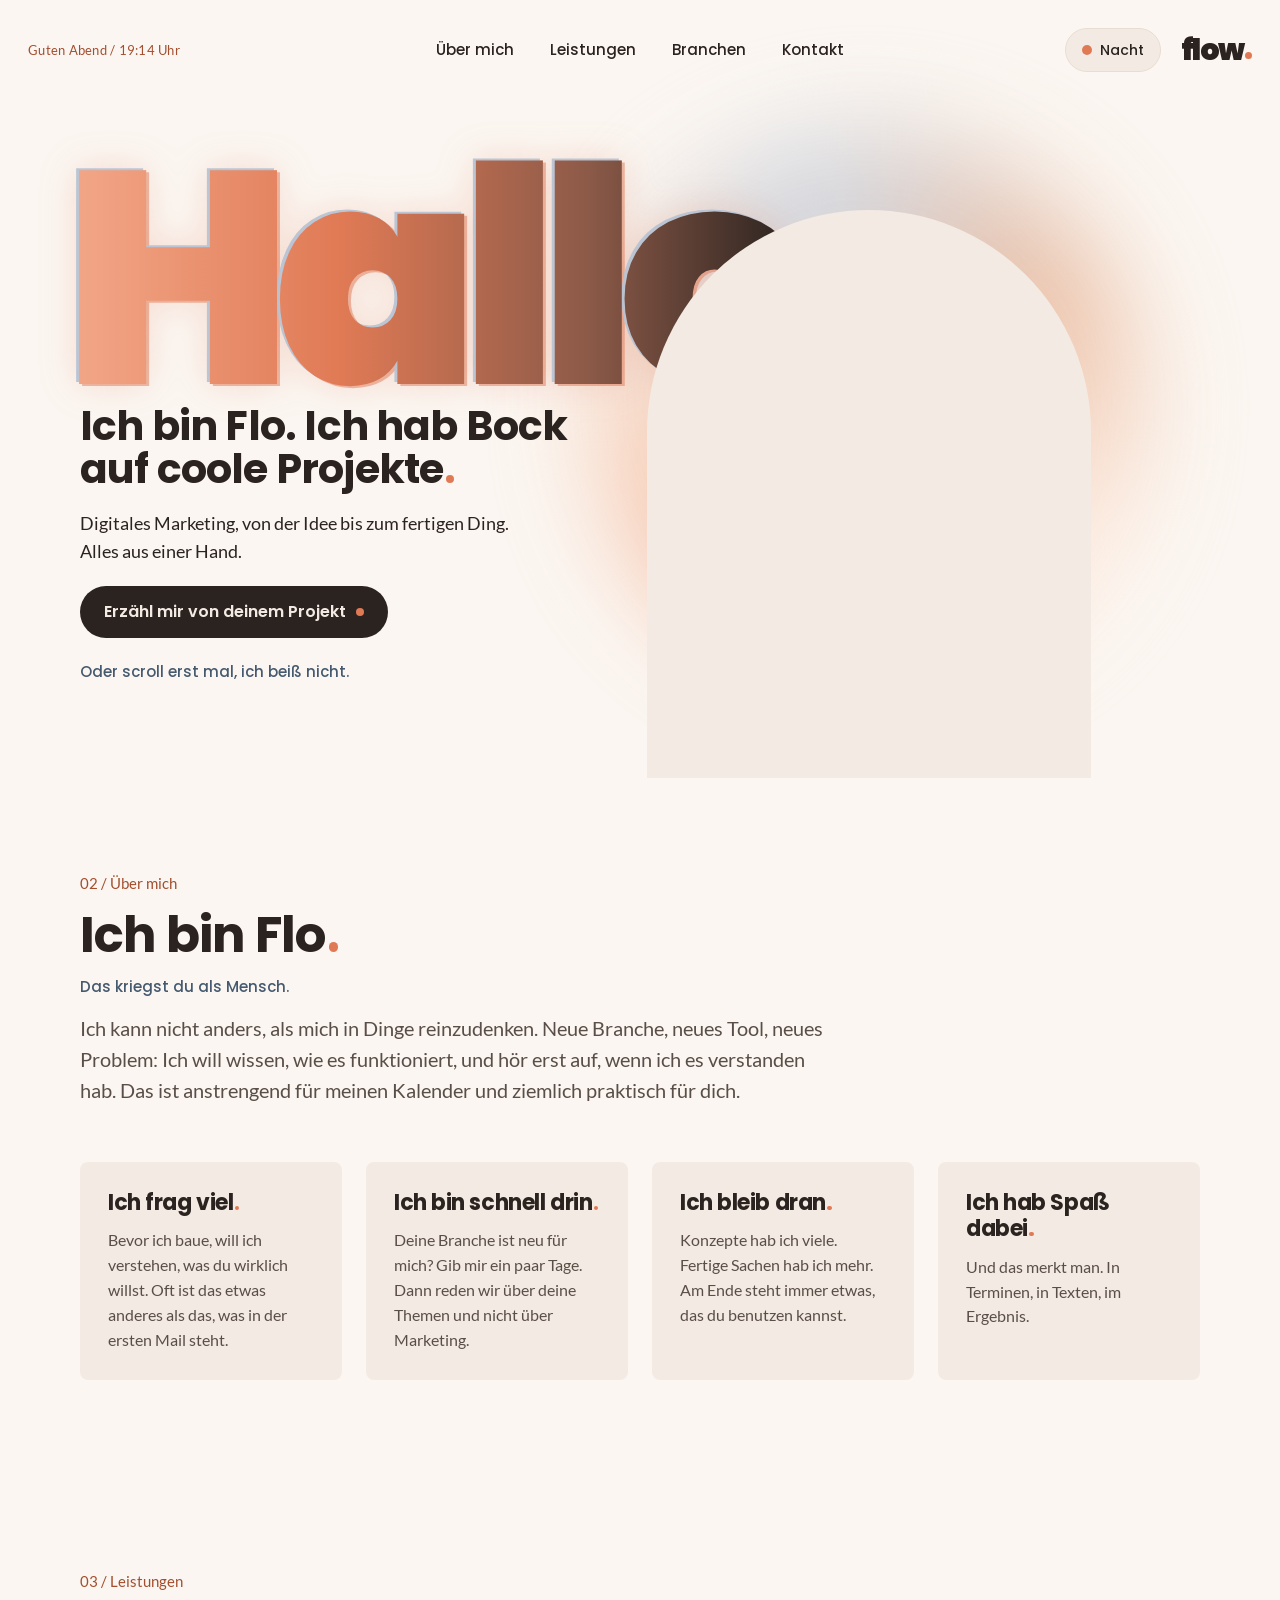
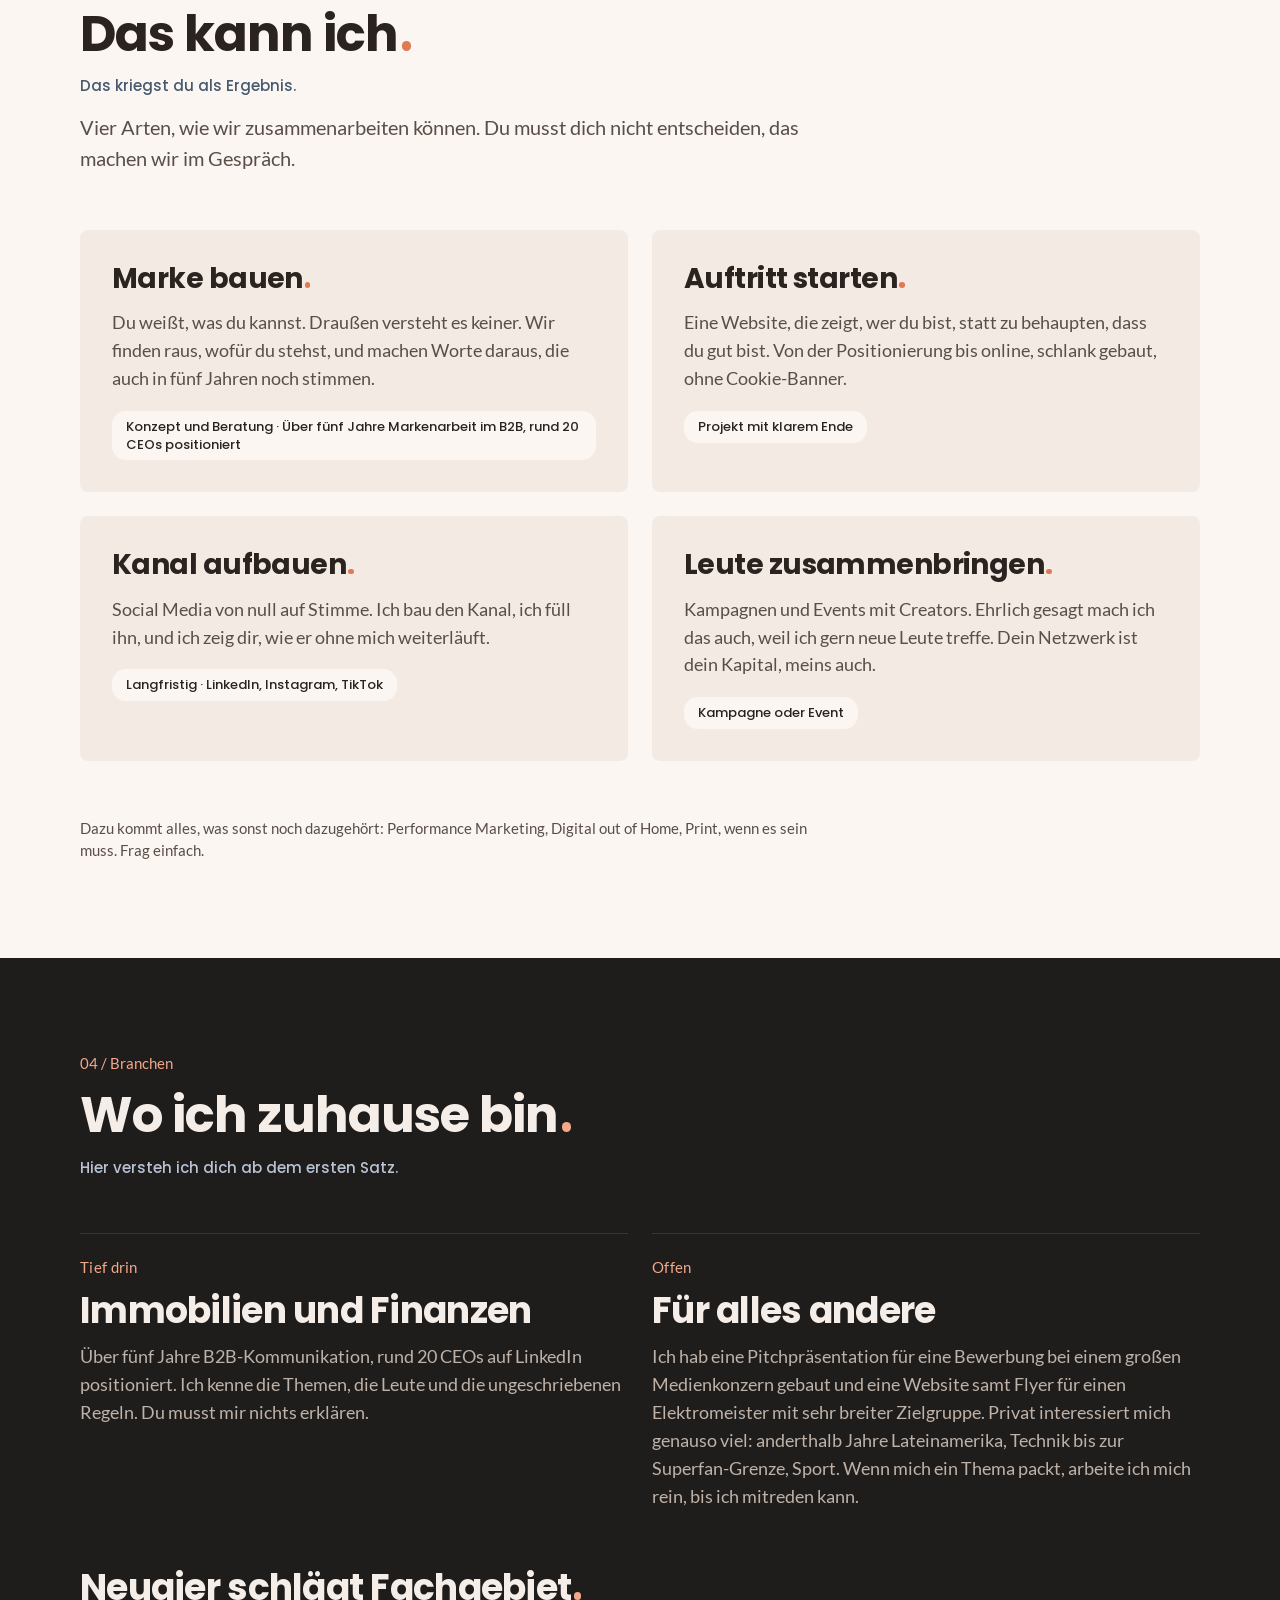
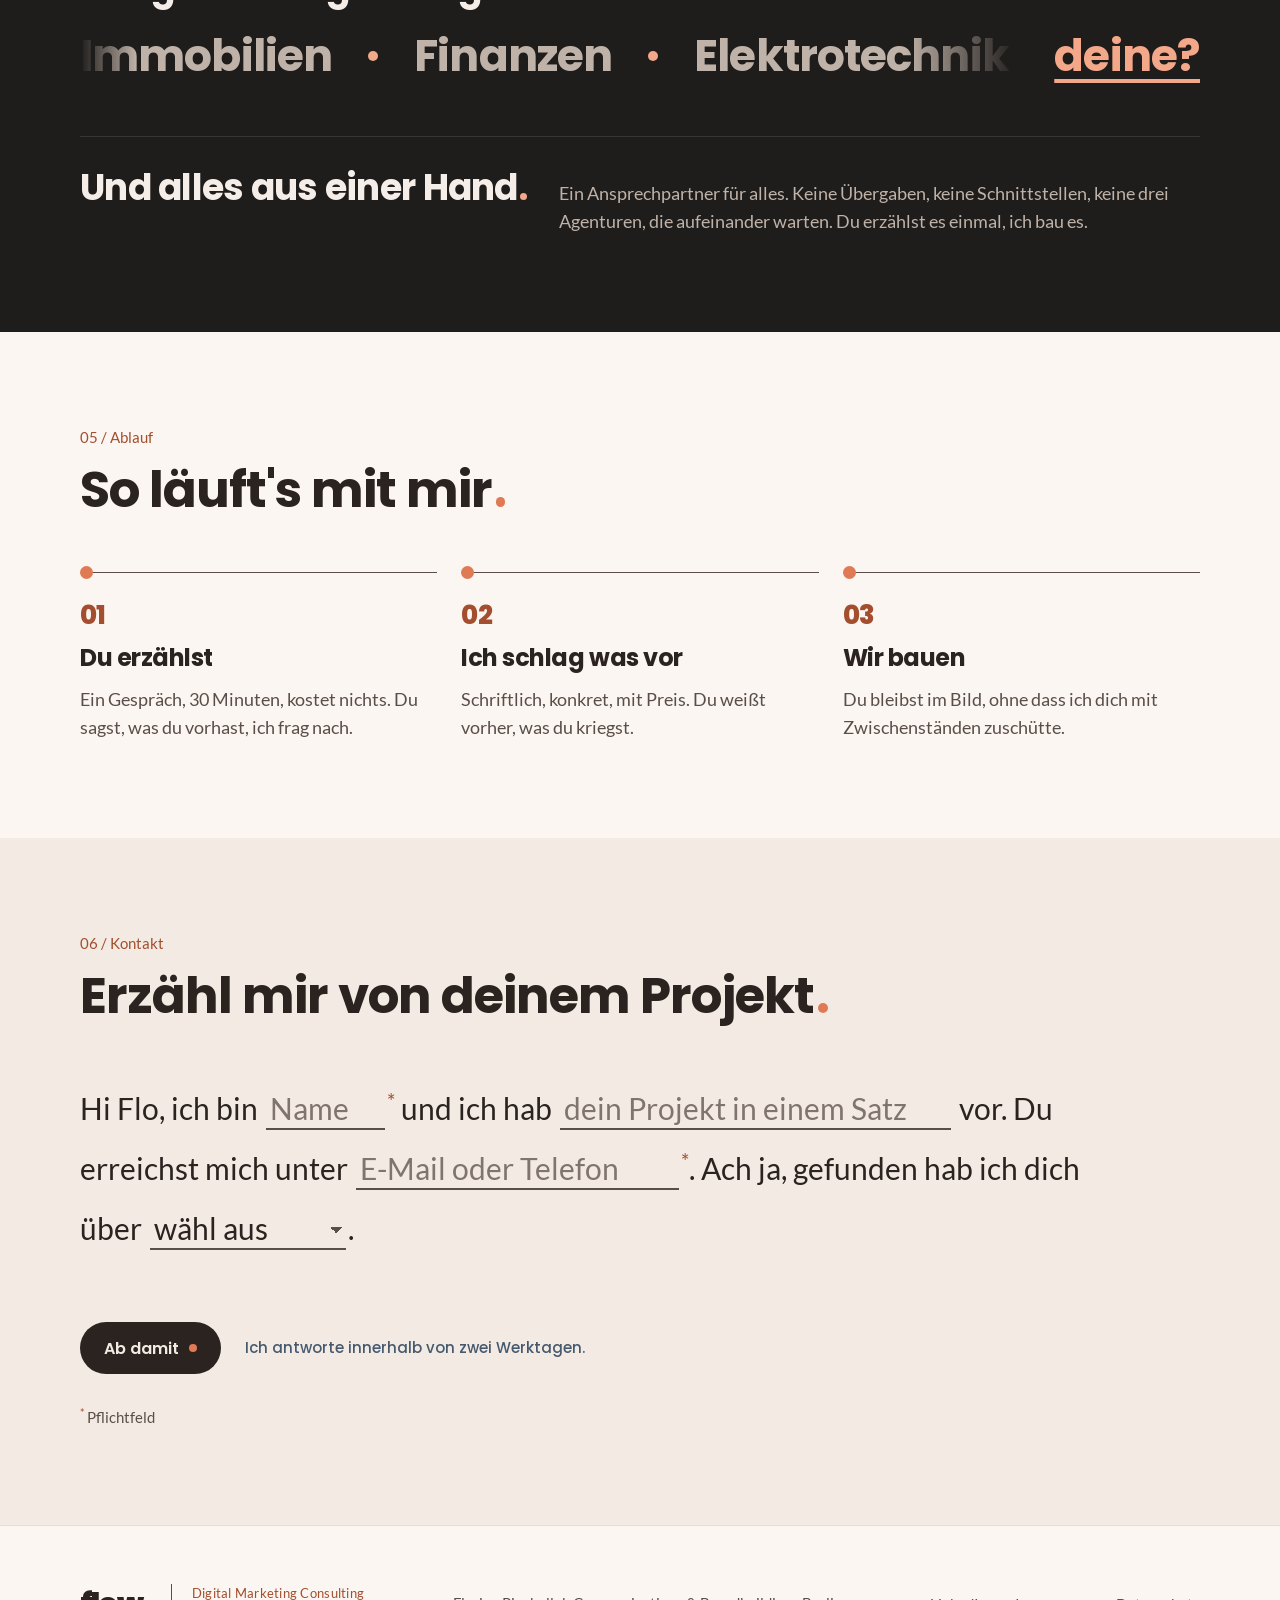
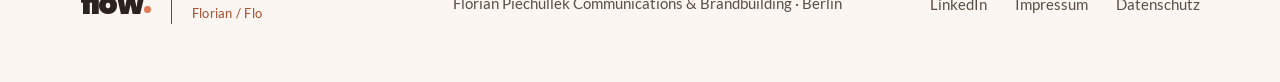
<file: index.html>
<!doctype html>
<html lang="de">
<head>
<meta charset="utf-8">
<meta name="viewport" content="width=device-width, initial-scale=1">
<title>Flo. Digitales Marketing aus einer Hand.</title>
<meta name="description" content="Ich bin Flo. Ich mach digitales Marketing von der Idee bis zum fertigen Ding: Marke, Website, Social Media, Kampagnen. Tief in Immobilien und Finanzen, offen für deine Branche.">
<!-- Testversion: nicht indexieren. Erst mit Flos Freigabe entfernen (siehe README). -->
<meta name="robots" content="noindex, nofollow">
<meta property="og:type" content="website">
<meta property="og:locale" content="de_DE">
<meta property="og:title" content="Flo. Digitales Marketing aus einer Hand.">
<meta property="og:description" content="Ich bin Flo. Ich mach digitales Marketing von der Idee bis zum fertigen Ding: Marke, Website, Social Media, Kampagnen. Tief in Immobilien und Finanzen, offen für deine Branche.">
<meta name="color-scheme" content="light dark">
<link rel="icon" href="assets/img/favicon.svg" type="image/svg+xml">
<link rel="preload" href="assets/fonts/poppins-900.woff2" as="font" type="font/woff2" crossorigin>
<link rel="preload" href="assets/fonts/lato-400.woff2" as="font" type="font/woff2" crossorigin>
<!-- Modus wählen, bevor gezeichnet wird: 1. eigene Wahl, 2. Systemeinstellung dunkel, 3. Ortszeit 20 bis 6 Uhr -->
<script>
(function () {
  var d = document.documentElement, m = null;
  d.className += ' js';
  try { m = localStorage.getItem('flow-modus'); } catch (e) {}
  if (m !== 'tag' && m !== 'nacht') {
    var dunkel = false;
    try { dunkel = window.matchMedia('(prefers-color-scheme: dark)').matches; } catch (e) {}
    var h = new Date().getHours();
    m = (dunkel || h >= 20 || h < 6) ? 'nacht' : 'tag';
  }
  d.setAttribute('data-modus', m);
})();
</script>
<link rel="stylesheet" href="assets/css/style.css">
</head>
<body>
<a class="sprung" href="#inhalt">Zum Inhalt springen</a>

<!-- ============ KOPF ============ -->
<header id="top" class="kopf">
  <div class="leiste">
    <p class="protokoll-zeile" id="protokoll">Hallo</p>

    <nav class="nav" id="menue" aria-label="Hauptnavigation">
      <a href="#ueber">Über mich</a>
      <a href="#leistungen">Leistungen</a>
      <a href="#branchen">Branchen</a>
      <a href="#kontakt">Kontakt</a>
    </nav>

    <div class="leiste-rechts">
      <button type="button" class="schalter" id="schalter" aria-label="Zum Nachtmodus wechseln"><span class="schalter-punkt" aria-hidden="true"></span><span class="schalter-text">Nacht</span></button>
      <button type="button" class="menue-knopf" id="menue-knopf" aria-expanded="false" aria-controls="menue">Menü</button>
      <a class="logo logo-oben" href="#top" aria-label="flow, zum Seitenanfang">flow<span class="logo-sonne" aria-hidden="true"></span></a>
    </div>
  </div>
  <a class="logo logo-mobil" href="#top" aria-label="flow, zum Seitenanfang">flow<span class="logo-sonne" aria-hidden="true"></span></a>

  <div class="hero">
    <div class="hero-bild" aria-hidden="true">
      <div class="licht"></div>
      <div class="wort">Hallo</div>
      <!-- Foto folgt: später <img src="assets/img/flo.webp" width="…" height="…" alt="Flo, lachend"> in diese Fläche -->
      <div class="foto"></div>
    </div>
    <div class="hero-text" id="inhalt">
      <h1 class="ueberschrift">Ich bin Flo. Ich hab Bock auf coole Projekte<span class="sonne" aria-hidden="true"></span></h1>
      <p class="text">Digitales Marketing, von der Idee bis zum fertigen Ding. Alles aus einer Hand.</p>
      <div class="hero-aktion">
        <a class="knopf" href="#kontakt">Erzähl mir von deinem Projekt</a>
        <p class="hinweis">Oder scroll erst mal, ich beiß nicht.</p>
      </div>
    </div>
  </div>
</header>

<main>

<!-- ============ 02 ÜBER MICH ============ -->
<section id="ueber" class="abschnitt">
  <div class="innen">
    <div class="kopfzeile">
      <p class="nummer">02 / Über mich</p>
      <h2 class="ueberschrift">Ich bin Flo<span class="sonne" aria-hidden="true"></span></h2>
      <p class="hinweis">Das kriegst du als Mensch.</p>
      <p class="einleitung">Ich kann nicht anders, als mich in Dinge reinzudenken. Neue Branche, neues Tool, neues Problem: Ich will wissen, wie es funktioniert, und hör erst auf, wenn ich es verstanden hab. Das ist anstrengend für meinen Kalender und ziemlich praktisch für dich.</p>
    </div>
    <div class="raster raster-4">
      <article class="karte">
        <h3 class="karte-titel">Ich frag viel<span class="sonne" aria-hidden="true"></span></h3>
        <p class="karte-text">Bevor ich baue, will ich verstehen, was du wirklich willst. Oft ist das etwas anderes als das, was in der ersten Mail steht.</p>
      </article>
      <article class="karte">
        <h3 class="karte-titel">Ich bin schnell drin<span class="sonne" aria-hidden="true"></span></h3>
        <p class="karte-text">Deine Branche ist neu für mich? Gib mir ein paar Tage. Dann reden wir über deine Themen und nicht über Marketing.</p>
      </article>
      <article class="karte">
        <h3 class="karte-titel">Ich bleib dran<span class="sonne" aria-hidden="true"></span></h3>
        <p class="karte-text">Konzepte hab ich viele. Fertige Sachen hab ich mehr. Am Ende steht immer etwas, das du benutzen kannst.</p>
      </article>
      <article class="karte">
        <h3 class="karte-titel">Ich hab Spaß dabei<span class="sonne" aria-hidden="true"></span></h3>
        <p class="karte-text">Und das merkt man. In Terminen, in Texten, im Ergebnis.</p>
      </article>
    </div>
  </div>
</section>

<!-- ============ 03 LEISTUNGEN ============ -->
<section id="leistungen" class="abschnitt">
  <div class="innen">
    <div class="kopfzeile">
      <p class="nummer">03 / Leistungen</p>
      <h2 class="ueberschrift">Das kann ich<span class="sonne" aria-hidden="true"></span></h2>
      <p class="hinweis">Das kriegst du als Ergebnis.</p>
      <p class="einleitung">Vier Arten, wie wir zusammenarbeiten können. Du musst dich nicht entscheiden, das machen wir im Gespräch.</p>
    </div>
    <div class="raster raster-2">
      <article class="karte karte-gross">
        <h3 class="karte-titel">Marke bauen<span class="sonne" aria-hidden="true"></span></h3>
        <p class="text">Du weißt, was du kannst. Draußen versteht es keiner. Wir finden raus, wofür du stehst, und machen Worte daraus, die auch in fünf Jahren noch stimmen.</p>
        <p class="pille">Konzept und Beratung · Über fünf Jahre Markenarbeit im B2B, rund 20 CEOs positioniert</p>
      </article>
      <article class="karte karte-gross">
        <h3 class="karte-titel">Auftritt starten<span class="sonne" aria-hidden="true"></span></h3>
        <p class="text">Eine Website, die zeigt, wer du bist, statt zu behaupten, dass du gut bist. Von der Positionierung bis online, schlank gebaut, ohne Cookie-Banner.</p>
        <!-- Nach Freigabe von Michi: " · Zuletzt: MD Elektro, Positionierung bis Livegang" ergänzen -->
        <p class="pille">Projekt mit klarem Ende</p>
      </article>
      <article class="karte karte-gross">
        <h3 class="karte-titel">Kanal aufbauen<span class="sonne" aria-hidden="true"></span></h3>
        <p class="text">Social Media von null auf Stimme. Ich bau den Kanal, ich füll ihn, und ich zeig dir, wie er ohne mich weiterläuft.</p>
        <p class="pille">Langfristig · LinkedIn, Instagram, TikTok</p>
      </article>
      <article class="karte karte-gross">
        <h3 class="karte-titel">Leute zusammenbringen<span class="sonne" aria-hidden="true"></span></h3>
        <p class="text">Kampagnen und Events mit Creators. Ehrlich gesagt mach ich das auch, weil ich gern neue Leute treffe. Dein Netzwerk ist dein Kapital, meins auch.</p>
        <p class="pille">Kampagne oder Event</p>
      </article>
    </div>
    <p class="erklaerung">Dazu kommt alles, was sonst noch dazugehört: Performance Marketing, Digital out of Home, Print, wenn es sein muss. Frag einfach.</p>
  </div>
</section>

<!-- ============ 04 BRANCHEN (Zäsur, immer dunkel) ============ -->
<section id="branchen" class="abschnitt zaesur">
  <div class="innen">
    <div class="kopfzeile">
      <p class="nummer">04 / Branchen</p>
      <h2 class="ueberschrift">Wo ich zuhause bin<span class="sonne" aria-hidden="true"></span></h2>
      <p class="hinweis">Hier versteh ich dich ab dem ersten Satz.</p>
    </div>
    <div class="raster raster-2">
      <div class="ebene">
        <p class="protokoll-zeile">Tief drin</p>
        <h3 class="ebene-titel">Immobilien und Finanzen</h3>
        <p class="text">Über fünf Jahre B2B-Kommunikation, rund 20 CEOs auf LinkedIn positioniert. Ich kenne die Themen, die Leute und die ungeschriebenen Regeln. Du musst mir nichts erklären.</p>
      </div>
      <div class="ebene">
        <p class="protokoll-zeile">Offen</p>
        <h3 class="ebene-titel">Für alles andere</h3>
        <!-- Nach Freigabe von Becki und Michi können hier Sony und MD Elektro genannt werden -->
        <p class="text">Ich hab eine Pitchpräsentation für eine Bewerbung bei einem großen Medienkonzern gebaut und eine Website samt Flyer für einen Elektromeister mit sehr breiter Zielgruppe. Privat interessiert mich genauso viel: anderthalb Jahre Lateinamerika, Technik bis zur Superfan-Grenze, Sport. Wenn mich ein Thema packt, arbeite ich mich rein, bis ich mitreden kann.</p>
      </div>
    </div>
    <p class="leitsatz">Neugier schlägt Fachgebiet<span class="sonne" aria-hidden="true"></span></p>
    <div class="band-zeile">
      <div class="band" aria-hidden="true">
        <div class="band-spur">
          <span class="band-wort">Immobilien</span><span class="band-punkt"></span>
          <span class="band-wort">Finanzen</span><span class="band-punkt"></span>
          <span class="band-wort">Elektrotechnik</span><span class="band-punkt"></span>
          <span class="band-wort">Medien</span><span class="band-punkt"></span>
          <span class="band-wort">Sport</span><span class="band-punkt"></span>
          <span class="band-wort">Reisen</span><span class="band-punkt"></span>
          <span class="band-wort">Technik</span><span class="band-punkt"></span>
          <span class="band-wort">Immobilien</span><span class="band-punkt"></span>
          <span class="band-wort">Finanzen</span><span class="band-punkt"></span>
          <span class="band-wort">Elektrotechnik</span><span class="band-punkt"></span>
          <span class="band-wort">Medien</span><span class="band-punkt"></span>
          <span class="band-wort">Sport</span><span class="band-punkt"></span>
          <span class="band-wort">Reisen</span><span class="band-punkt"></span>
          <span class="band-wort">Technik</span><span class="band-punkt"></span>
        </div>
      </div>
      <p class="nur-sr">Branchen: Immobilien, Finanzen, Elektrotechnik, Medien, Sport, Reisen, Technik.</p>
      <a class="deine" href="#kontakt">deine?</a>
    </div>
    <div class="aus-einer-hand">
      <h3 class="ueberschrift">Und alles aus einer Hand<span class="sonne" aria-hidden="true"></span></h3>
      <p class="text">Ein Ansprechpartner für alles. Keine Übergaben, keine Schnittstellen, keine drei Agenturen, die aufeinander warten. Du erzählst es einmal, ich bau es.</p>
    </div>
  </div>
</section>

<!-- ============ 05 ABLAUF ============ -->
<section id="ablauf" class="abschnitt">
  <div class="innen">
    <div class="kopfzeile">
      <p class="nummer">05 / Ablauf</p>
      <h2 class="ueberschrift">So läuft's mit mir<span class="sonne" aria-hidden="true"></span></h2>
    </div>
    <ol class="schritte">
      <li class="schritt">
        <span class="kennzahl">01</span>
        <h3 class="schritt-titel">Du erzählst</h3>
        <p class="text">Ein Gespräch, 30 Minuten, kostet nichts. Du sagst, was du vorhast, ich frag nach.</p>
      </li>
      <li class="schritt">
        <span class="kennzahl">02</span>
        <h3 class="schritt-titel">Ich schlag was vor</h3>
        <p class="text">Schriftlich, konkret, mit Preis. Du weißt vorher, was du kriegst.</p>
      </li>
      <li class="schritt">
        <span class="kennzahl">03</span>
        <h3 class="schritt-titel">Wir bauen</h3>
        <p class="text">Du bleibst im Bild, ohne dass ich dich mit Zwischenständen zuschütte.</p>
      </li>
    </ol>
  </div>
</section>

<!-- ============ 06 KONTAKT ============ -->
<section id="kontakt" class="abschnitt kontakt">
  <div class="innen">
    <div class="kopfzeile">
      <p class="nummer">06 / Kontakt</p>
      <h2 class="ueberschrift">Erzähl mir von deinem Projekt<span class="sonne" aria-hidden="true"></span></h2>
    </div>

    <!-- Form.taxi: Formular-ID in data-form-id eintragen und action auf https://form.taxi/s/<ID> setzen. Leer = noch nicht startklar. -->
    <form class="anfrage" id="anfrage" action="" method="post" data-form-id="" aria-label="Anfrage an Flo">
      <p class="satz">
        Hi Flo, ich bin
        <label class="nur-sr" for="f-name">Dein Name, Pflichtfeld</label><input id="f-name" name="name" class="luecke" type="text" autocomplete="name" placeholder="Name" required aria-required="true" aria-describedby="fehler-name"><span class="stern" aria-hidden="true">*</span>
        und ich hab
        <label class="nur-sr" for="f-projekt">Dein Projekt in einem Satz</label><input id="f-projekt" name="projekt" class="luecke" type="text" placeholder="dein Projekt in einem Satz">
        vor. Du erreichst mich unter
        <label class="nur-sr" for="f-kontakt">E-Mail oder Telefon, Pflichtfeld</label><input id="f-kontakt" name="kontakt" class="luecke" type="text" autocomplete="email" placeholder="E-Mail oder Telefon" required aria-required="true" aria-describedby="fehler-kontakt"><span class="stern" aria-hidden="true">*</span>.
        Ach ja, gefunden hab ich dich über
        <label class="nur-sr" for="f-quelle">Wie hast du mich gefunden?</label><select id="f-quelle" name="gefunden_ueber" class="luecke">
          <option value="">wähl aus</option>
          <option>LinkedIn</option>
          <option>Empfehlung</option>
          <option>Suche</option>
          <option>direkter Link</option>
          <option>anders</option>
        </select>.
      </p>
      <!-- Spamschutz von Form.taxi (Honeypot), für Menschen unsichtbar -->
      <input type="text" name="_gotcha" class="honig" tabindex="-1" autocomplete="off" aria-hidden="true">

      <div class="fehlerblock" role="alert">
        <p class="fehlertext" id="fehler-name" hidden>Ohne Namen wird das schwierig.</p>
        <p class="fehlertext" id="fehler-kontakt" hidden>Wie erreich ich dich?</p>
        <p class="fehlertext" id="fehler-senden" hidden>Da ist beim Abschicken was schiefgegangen. Versuch's gleich noch mal.</p>
      </div>

      <div class="formular-aktion">
        <button type="submit" class="knopf" id="absenden">Ab damit</button>
        <p class="hinweis">Ich antworte innerhalb von zwei Werktagen.</p>
      </div>
      <p class="noch-nicht" id="noch-nicht" hidden>Das Formular ist gleich startklar. <span class="linkedin-satz">Bis dahin erreichst du mich auf <a class="linkedin-link" href="https://www.linkedin.com/in/florian-piechullek-digital-marketing/" rel="me noopener">LinkedIn</a>.</span></p>
      <noscript><p class="noch-nicht">Das Formular ist gleich startklar. <span class="linkedin-satz">Bis dahin erreichst du mich auf <a class="linkedin-link" href="https://www.linkedin.com/in/florian-piechullek-digital-marketing/" rel="me noopener">LinkedIn</a>.</span></p></noscript>
      <p class="erklaerung"><span class="stern" aria-hidden="true">*</span> Pflichtfeld</p>
    </form>

    <div class="angekommen" id="angekommen" role="status" hidden tabindex="-1">
      <p class="ueberschrift">Angekommen<span class="sonne" aria-hidden="true"></span></p>
      <p class="text">Ich les das nachher in Ruhe und meld mich. Bis gleich.</p>
    </div>
  </div>
</section>

</main>

<!-- ============ FUSS ============ -->
<footer class="fuss">
  <div class="innen fuss-innen">
    <div class="absender">
      <a class="logo" href="#top" aria-label="flow, zum Seitenanfang">flow<span class="logo-sonne" aria-hidden="true"></span></a>
      <span class="trenner" aria-hidden="true"></span>
      <p class="protokoll-zeile">Digital Marketing Consulting<br>Florian / Flo</p>
    </div>
    <p class="erklaerung">Florian Piechullek Communications &amp; Brandbuilding · Berlin</p>
    <nav class="fuss-nav" aria-label="Rechtliches und Profile">
      <a class="linkedin-link" href="https://www.linkedin.com/in/florian-piechullek-digital-marketing/" rel="me noopener">LinkedIn</a>
      <a href="impressum.html">Impressum</a>
      <a href="datenschutz.html">Datenschutz</a>
    </nav>
  </div>
</footer>

<!-- Anfrage-Leiste, nur mobil -->
<div class="anfrage-leiste" id="anfrage-leiste">
  <a class="knopf" href="#kontakt">Erzähl mir von deinem Projekt</a>
</div>

<script src="assets/js/main.js"></script>
</body>
</html>
</file>
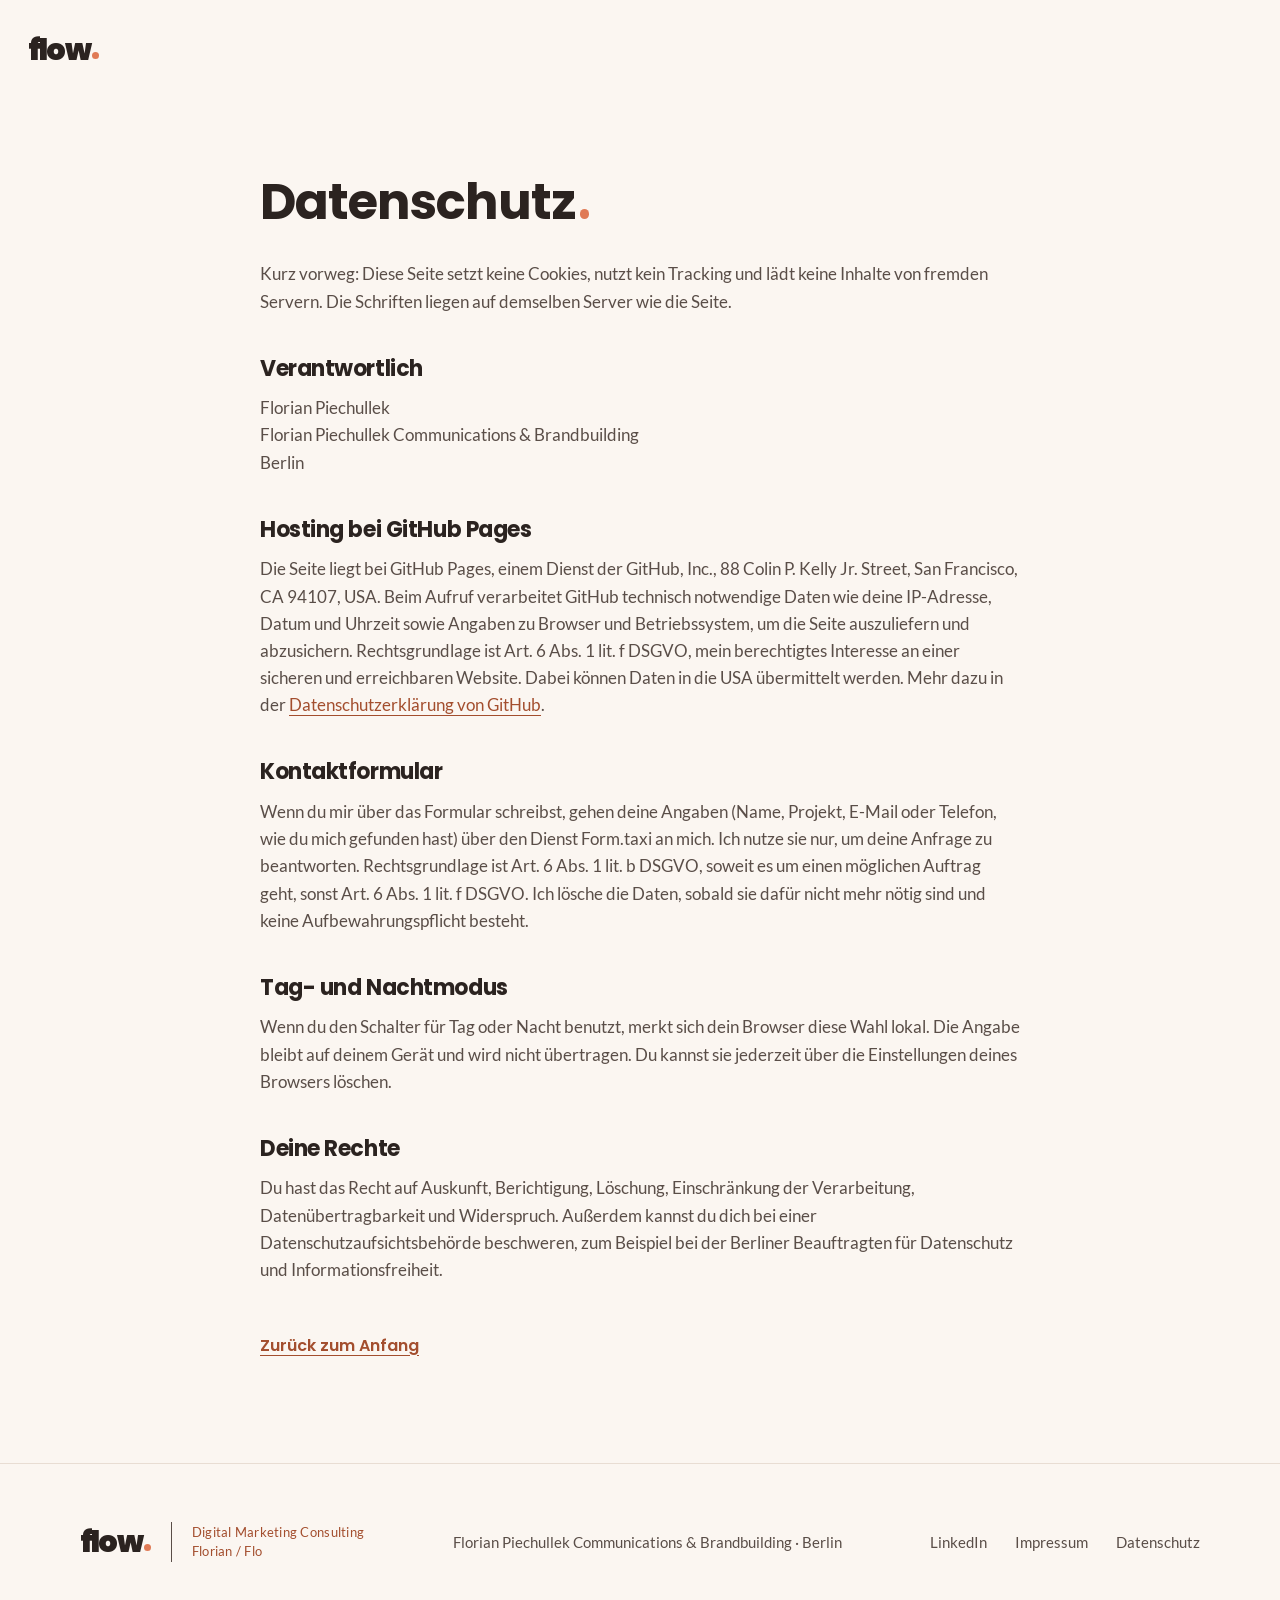
<file: datenschutz.html>
<!doctype html>
<html lang="de">
<head>
<meta charset="utf-8">
<meta name="viewport" content="width=device-width, initial-scale=1">
<title>Datenschutz · flow</title>
<meta name="robots" content="noindex, nofollow">
<meta name="color-scheme" content="light dark">
<link rel="icon" href="assets/img/favicon.svg" type="image/svg+xml">
<script>
(function () {
  var d = document.documentElement, m = null;
  d.className += ' js';
  try { m = localStorage.getItem('flow-modus'); } catch (e) {}
  if (m !== 'tag' && m !== 'nacht') {
    var dunkel = false;
    try { dunkel = window.matchMedia('(prefers-color-scheme: dark)').matches; } catch (e) {}
    var h = new Date().getHours();
    m = (dunkel || h >= 20 || h < 6) ? 'nacht' : 'tag';
  }
  d.setAttribute('data-modus', m);
})();
</script>
<link rel="stylesheet" href="assets/css/style.css">
</head>
<body class="unterseite">
<header class="leiste">
  <a class="logo" href="index.html" aria-label="flow, zur Startseite">flow<span class="logo-sonne" aria-hidden="true"></span></a>
</header>
<main class="abschnitt">
  <div class="innen rechtstext">
    <!-- ENTWURF: Anschrift und E-Mail des Verantwortlichen fehlen noch. Text vor öffentlicher Nutzung mit Generator oder Fachperson prüfen lassen. -->
    <h1 class="ueberschrift">Datenschutz<span class="sonne" aria-hidden="true"></span></h1>
    <p>Kurz vorweg: Diese Seite setzt keine Cookies, nutzt kein Tracking und lädt keine Inhalte von fremden Servern. Die Schriften liegen auf demselben Server wie die Seite.</p>

    <h2>Verantwortlich</h2>
    <p>Florian Piechullek<br>Florian Piechullek Communications &amp; Brandbuilding<br>Berlin</p>

    <h2>Hosting bei GitHub Pages</h2>
    <p>Die Seite liegt bei GitHub Pages, einem Dienst der GitHub, Inc., 88 Colin P. Kelly Jr. Street, San Francisco, CA 94107, USA. Beim Aufruf verarbeitet GitHub technisch notwendige Daten wie deine IP-Adresse, Datum und Uhrzeit sowie Angaben zu Browser und Betriebssystem, um die Seite auszuliefern und abzusichern. Rechtsgrundlage ist Art. 6 Abs. 1 lit. f DSGVO, mein berechtigtes Interesse an einer sicheren und erreichbaren Website. Dabei können Daten in die USA übermittelt werden. Mehr dazu in der <a href="https://docs.github.com/de/site-policy/privacy-policies/github-general-privacy-statement" rel="noopener">Datenschutzerklärung von GitHub</a>.</p>

    <h2>Kontaktformular</h2>
    <p>Wenn du mir über das Formular schreibst, gehen deine Angaben (Name, Projekt, E-Mail oder Telefon, wie du mich gefunden hast) über den Dienst Form.taxi an mich. Ich nutze sie nur, um deine Anfrage zu beantworten. Rechtsgrundlage ist Art. 6 Abs. 1 lit. b DSGVO, soweit es um einen möglichen Auftrag geht, sonst Art. 6 Abs. 1 lit. f DSGVO. Ich lösche die Daten, sobald sie dafür nicht mehr nötig sind und keine Aufbewahrungspflicht besteht.</p>

    <h2>Tag- und Nachtmodus</h2>
    <p>Wenn du den Schalter für Tag oder Nacht benutzt, merkt sich dein Browser diese Wahl lokal. Die Angabe bleibt auf deinem Gerät und wird nicht übertragen. Du kannst sie jederzeit über die Einstellungen deines Browsers löschen.</p>

    <h2>Deine Rechte</h2>
    <p>Du hast das Recht auf Auskunft, Berichtigung, Löschung, Einschränkung der Verarbeitung, Datenübertragbarkeit und Widerspruch. Außerdem kannst du dich bei einer Datenschutzaufsichtsbehörde beschweren, zum Beispiel bei der Berliner Beauftragten für Datenschutz und Informationsfreiheit.</p>
    <a class="zurueck" href="index.html">Zurück zum Anfang</a>
  </div>
</main>
<footer class="fuss">
  <div class="innen fuss-innen">
    <div class="absender">
      <a class="logo" href="index.html" aria-label="flow, zur Startseite">flow<span class="logo-sonne" aria-hidden="true"></span></a>
      <span class="trenner" aria-hidden="true"></span>
      <p class="protokoll-zeile">Digital Marketing Consulting<br>Florian / Flo</p>
    </div>
    <p class="erklaerung">Florian Piechullek Communications &amp; Brandbuilding · Berlin</p>
    <nav class="fuss-nav" aria-label="Rechtliches und Profile">
      <a href="https://www.linkedin.com/in/florian-piechullek-digital-marketing/" rel="me noopener">LinkedIn</a>
      <a href="impressum.html">Impressum</a>
      <a href="datenschutz.html">Datenschutz</a>
    </nav>
  </div>
</footer>
</body>
</html>
</file>
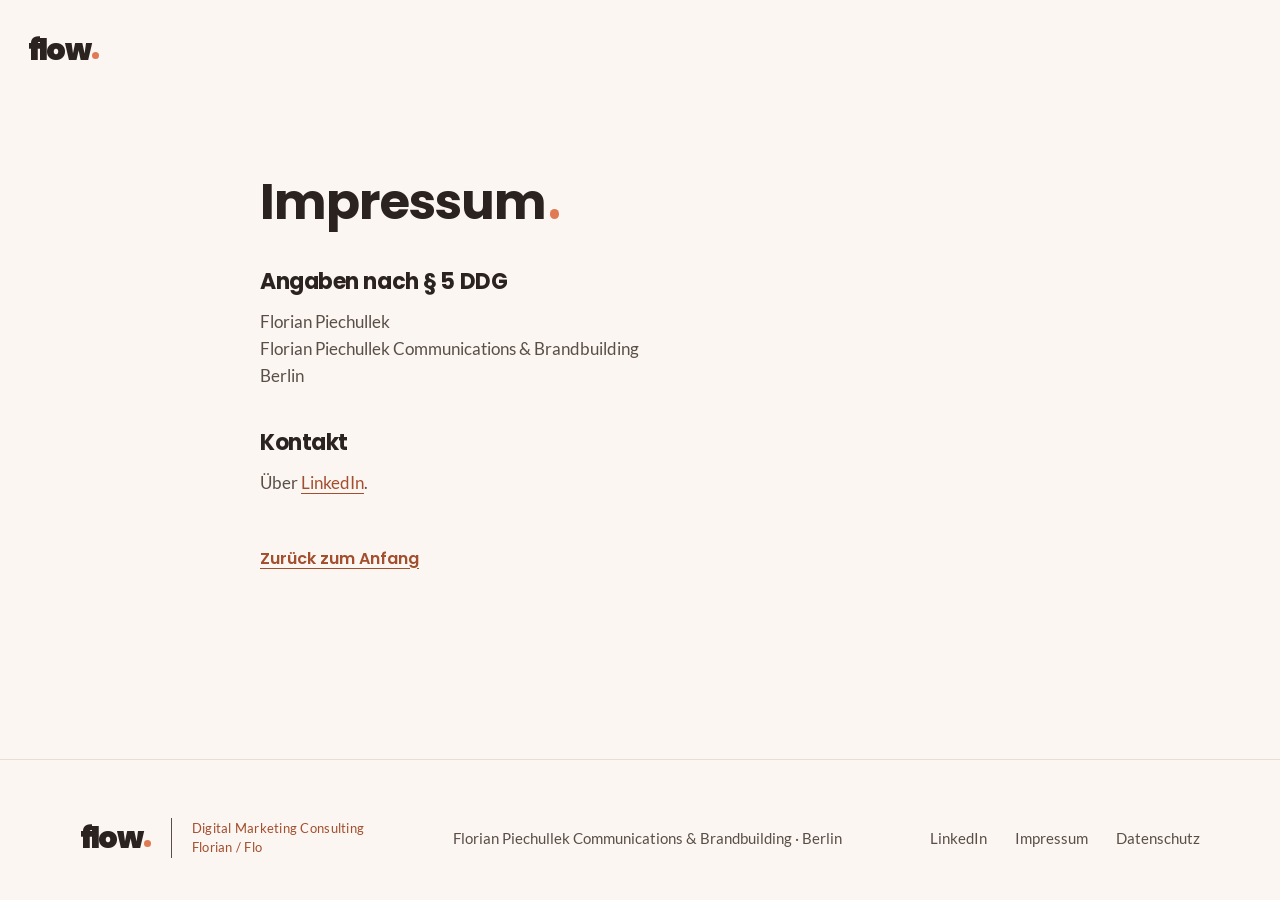
<file: impressum.html>
<!doctype html>
<html lang="de">
<head>
<meta charset="utf-8">
<meta name="viewport" content="width=device-width, initial-scale=1">
<title>Impressum · flow</title>
<meta name="robots" content="noindex, nofollow">
<meta name="color-scheme" content="light dark">
<link rel="icon" href="assets/img/favicon.svg" type="image/svg+xml">
<script>
(function () {
  var d = document.documentElement, m = null;
  d.className += ' js';
  try { m = localStorage.getItem('flow-modus'); } catch (e) {}
  if (m !== 'tag' && m !== 'nacht') {
    var dunkel = false;
    try { dunkel = window.matchMedia('(prefers-color-scheme: dark)').matches; } catch (e) {}
    var h = new Date().getHours();
    m = (dunkel || h >= 20 || h < 6) ? 'nacht' : 'tag';
  }
  d.setAttribute('data-modus', m);
})();
</script>
<link rel="stylesheet" href="assets/css/style.css">
</head>
<body class="unterseite">
<header class="leiste">
  <a class="logo" href="index.html" aria-label="flow, zur Startseite">flow<span class="logo-sonne" aria-hidden="true"></span></a>
</header>
<main class="abschnitt">
  <div class="innen rechtstext">
    <!-- ENTWURF: Anschrift, E-Mail, Telefon und Umsatzsteuerstatus fehlen noch. Vor öffentlicher Nutzung ergänzen und prüfen lassen. -->
    <h1 class="ueberschrift">Impressum<span class="sonne" aria-hidden="true"></span></h1>
    <h2>Angaben nach § 5 DDG</h2>
    <p>Florian Piechullek<br>Florian Piechullek Communications &amp; Brandbuilding<br>Berlin</p>
    <h2>Kontakt</h2>
    <p>Über <a href="https://www.linkedin.com/in/florian-piechullek-digital-marketing/" rel="me noopener">LinkedIn</a>.</p>
    <a class="zurueck" href="index.html">Zurück zum Anfang</a>
  </div>
</main>
<footer class="fuss">
  <div class="innen fuss-innen">
    <div class="absender">
      <a class="logo" href="index.html" aria-label="flow, zur Startseite">flow<span class="logo-sonne" aria-hidden="true"></span></a>
      <span class="trenner" aria-hidden="true"></span>
      <p class="protokoll-zeile">Digital Marketing Consulting<br>Florian / Flo</p>
    </div>
    <p class="erklaerung">Florian Piechullek Communications &amp; Brandbuilding · Berlin</p>
    <nav class="fuss-nav" aria-label="Rechtliches und Profile">
      <a href="https://www.linkedin.com/in/florian-piechullek-digital-marketing/" rel="me noopener">LinkedIn</a>
      <a href="impressum.html">Impressum</a>
      <a href="datenschutz.html">Datenschutz</a>
    </nav>
  </div>
</footer>
</body>
</html>
</file>
<file: assets/css/style.css>
/* flow Onepager V0.1 · Markenwelt Canyon
   Farben als Rollen: Tag auf :root, Nacht auf [data-modus="nacht"].
   Die Sektion .zaesur trägt immer die Nachtwerte. */

/* ---------- Schriften (lokal, SIL Open Font License) ---------- */
@font-face{font-family:"Poppins";font-style:normal;font-weight:500;font-display:swap;src:url("../fonts/poppins-500.woff2") format("woff2")}
@font-face{font-family:"Poppins";font-style:normal;font-weight:600;font-display:swap;src:url("../fonts/poppins-600.woff2") format("woff2")}
@font-face{font-family:"Poppins";font-style:normal;font-weight:700;font-display:swap;src:url("../fonts/poppins-700.woff2") format("woff2")}
@font-face{font-family:"Poppins";font-style:normal;font-weight:800;font-display:swap;src:url("../fonts/poppins-800.woff2") format("woff2")}
@font-face{font-family:"Poppins";font-style:normal;font-weight:900;font-display:swap;src:url("../fonts/poppins-900.woff2") format("woff2")}
@font-face{font-family:"Lato";font-style:normal;font-weight:400;font-display:swap;src:url("../fonts/lato-400.woff2") format("woff2")}
@font-face{font-family:"Lato";font-style:normal;font-weight:700;font-display:swap;src:url("../fonts/lato-700.woff2") format("woff2")}

/* ---------- Farbrollen ---------- */
:root{
  --buehne:#FBF6F1;--flaeche-2:#F3EBE3;--linie:#E8DDD3;--schrift:#2B2320;--schrift-2:#5A4E48;
  --protokoll:#A34E2E;--sonne:#E07A55;--moonstone:#45596F;
  --knopf-bg:#2B2320;--knopf-text:#F3EBE3;--knopf-punkt:#E07A55;
  --w1:#F3A889;--w2:#E07A55;--w3:#8C5A48;--w4:#2B2320;--w2p:38%;--w3p:72%;
  --l1:#F3A889;--l2:#F7D2BC;--l3:#C9D3E0;--l4:#E8B79A;--l5:#FFE9DC;
  --saum:drop-shadow(-3px -2px 0 rgba(183,195,211,.95)) drop-shadow(3px 2px 0 rgba(224,122,85,.5)) drop-shadow(0 0 18px #E07A5533);
  --fehler:#B3261E; /* nicht im Markenbuch, Freigabe offen */
  --zaesur-bg:#1F1D1C;
  color-scheme:light;
}
[data-modus="nacht"],.zaesur{
  --buehne:#1F1D1C;--flaeche-2:#2A2725;--linie:#3A3532;--schrift:#F5EEE8;--schrift-2:#BFB2A8;
  --protokoll:#F3A889;--sonne:#F3A889;--moonstone:#B7C3D3;
  --knopf-bg:#F3A889;--knopf-text:#1F1D1C;--knopf-punkt:#45596F;
  --w1:#FFE1CF;--w2:#F3A889;--w3:#C9785A;--w4:#C9785A;--w2p:45%;--w3p:100%;
  --l1:#F3A889;--l2:#C9785A;--l3:#5B6F87;--l4:#6E4A3C;--l5:#F3A889;
  --saum:drop-shadow(-3px -2px 0 rgba(183,195,211,.8)) drop-shadow(3px 2px 0 rgba(110,74,60,.95)) drop-shadow(0 0 18px #F3A88933);
  --fehler:#F2B8B5;
}
[data-modus="nacht"]{color-scheme:dark}
[data-modus="nacht"] .zaesur{--zaesur-bg:#2A2725;--flaeche-2:#1F1D1C}

/* ---------- Grundlagen ---------- */
*,*::before,*::after{box-sizing:border-box}
html{scroll-behavior:smooth;-webkit-text-size-adjust:100%}
body{margin:0;background:var(--buehne);color:var(--schrift);font-family:"Lato",system-ui,sans-serif;overflow-x:clip}
p,h1,h2,h3,ol{margin:0}
a{color:inherit}
:focus-visible{outline:2px solid var(--moonstone);outline-offset:3px}
[hidden]{display:none!important}
.nur-sr{position:absolute;width:1px;height:1px;overflow:hidden;clip:rect(0 0 0 0);clip-path:inset(50%);white-space:nowrap}
.sprung{position:absolute;left:16px;top:-60px;z-index:20;padding:12px 18px;border-radius:999px;background:var(--knopf-bg);color:var(--knopf-text);font:600 15px/1.2 "Poppins",sans-serif;text-decoration:none}
.sprung:focus{top:12px}

.innen{width:100%;max-width:1200px;margin:0 auto}
.abschnitt{padding:64px 24px;scroll-margin-top:8px}
.kopfzeile{display:flex;flex-direction:column;gap:14px;margin-bottom:32px}

/* ---------- Typografie ---------- */
.protokoll-zeile{font:400 12px/1.3 "Lato",sans-serif;color:var(--protokoll);letter-spacing:.02em}
.nummer{font:400 14px/1.3 "Lato",sans-serif;color:var(--protokoll)}
.ueberschrift{font-family:"Poppins",sans-serif;font-weight:700;font-size:34px;line-height:1.08;letter-spacing:-.02em;color:var(--schrift)}
.sonne{display:inline-block;width:.2em;height:.2em;margin-left:.07em;border-radius:50%;background:var(--sonne)}
.text{font-size:17px;line-height:1.55;color:var(--schrift)}
.einleitung{font-size:18px;line-height:1.55;color:var(--schrift-2);max-width:760px}
.erklaerung{font-size:15px;line-height:1.5;color:var(--schrift-2)}
.hinweis{font:500 15px/1.3 "Poppins",sans-serif;color:var(--moonstone)}

/* ---------- Logo, Knöpfe ---------- */
.logo{font:900 24px/1 "Poppins",sans-serif;letter-spacing:-.06em;color:var(--schrift);text-decoration:none;display:inline-flex;align-items:baseline;min-height:44px;align-items:center}
.logo-sonne{display:inline-block;width:6px;height:6px;border-radius:50%;background:var(--sonne);margin-left:2px;align-self:flex-end;margin-bottom:14px}
.knopf{display:inline-flex;align-items:center;justify-content:center;gap:10px;min-height:52px;padding:0 24px;border:0;border-radius:999px;background:var(--knopf-bg);color:var(--knopf-text);font:600 16px/1.2 "Poppins",sans-serif;text-decoration:none;cursor:pointer;transition:transform .2s;text-align:center}
.knopf::after{content:"";flex-shrink:0;width:8px;height:8px;border-radius:50%;background:var(--knopf-punkt)}
.knopf:hover{transform:translateY(-2px)}
.knopf[disabled]{cursor:progress;opacity:.85;transform:none}
.schalter,.menue-knopf{display:inline-flex;align-items:center;justify-content:center;gap:8px;min-height:44px;min-width:44px;padding:0 14px;border:1px solid var(--linie);border-radius:999px;background:var(--flaeche-2);color:var(--schrift);font:500 14px/1.2 "Poppins",sans-serif;cursor:pointer}
.schalter-punkt{width:10px;height:10px;border-radius:50%;background:var(--sonne)}
.schalter-text{display:none}
html:not(.js) .schalter,html:not(.js) .menue-knopf{display:none}

/* ---------- Kopf ---------- */
.kopf{position:relative;overflow:hidden;padding-bottom:48px}
.leiste{position:relative;z-index:4;display:flex;align-items:center;justify-content:space-between;gap:12px;padding:20px 24px 0}
.leiste-rechts{display:flex;align-items:center;gap:10px}
.logo-oben{display:none}
.logo-mobil{position:relative;z-index:4;margin:6px 24px 0}

/* Navigation mobil: aufklappbar */
.nav{display:flex;flex-direction:column}
.nav a{display:flex;align-items:center;min-height:52px;font:600 22px/1.2 "Poppins",sans-serif;color:var(--schrift);text-decoration:none;border-bottom:1px solid var(--linie)}
.nav a:hover{color:var(--protokoll)}
.js .nav{position:absolute;left:0;right:0;top:76px;z-index:5;padding:16px 24px 24px;background:var(--buehne);display:none}
.js .nav.offen{display:flex}
html:not(.js) .nav{order:3;width:100%}
html:not(.js) .leiste{flex-wrap:wrap}

/* Hero: Bildbühne in em der Wortgröße, damit das Foto in jeder Breite das „o“ überschneidet */
.hero{--wg:clamp(110px,32.8vw,200px);display:grid}
.hero-bild{position:relative;font-size:var(--wg);height:4.375em;margin-top:8px}
.licht{position:absolute;left:.72em;top:.86em;width:2.5em;height:2.5em;border-radius:50%;background:conic-gradient(from 200deg,var(--l1),var(--l2),var(--l3),var(--l4),var(--l5),var(--l1));filter:blur(36px);opacity:.85}
.wort{position:absolute;left:18px;top:.47em;font-family:"Poppins",sans-serif;font-weight:900;letter-spacing:-.06em;line-height:.85;white-space:nowrap;z-index:1;
  background:linear-gradient(90deg,var(--w1) 0%,var(--w2) var(--w2p),var(--w3) var(--w3p),var(--w4) 100%);-webkit-background-clip:text;background-clip:text;color:transparent;-webkit-text-fill-color:transparent;filter:var(--saum)}
.foto{position:absolute;left:calc(18px + 1.19em);bottom:0;width:2.03em;height:3.28em;border-radius:999px 999px 0 0;background:var(--flaeche-2);z-index:2;overflow:hidden}
.foto img{display:block;width:100%;height:100%;object-fit:cover}
.hero-text{display:flex;flex-direction:column;gap:18px;padding:32px 24px 0;position:relative;z-index:3}
.hero-aktion{display:flex;flex-direction:column;gap:18px}
.hero-aktion .hinweis{text-align:right}

/* ---------- Karten ---------- */
.raster{display:grid;gap:16px}
.karte{background:var(--flaeche-2);border-radius:8px;padding:24px;display:flex;flex-direction:column;gap:10px;transition:transform .2s}
.karte:hover{transform:translateY(-3px)}
.karte-titel{font:700 21px/1.2 "Poppins",sans-serif;letter-spacing:-.02em;color:var(--schrift)}
.karte-text{font-size:16px;line-height:1.55;color:var(--schrift-2)}
.karte-gross .text{color:var(--schrift-2)}
.pille{display:inline-flex;align-self:flex-start;padding:7px 14px;border-radius:14px;background:var(--buehne);color:var(--schrift);font:500 13px/1.35 "Poppins",sans-serif;margin-top:4px}
#leistungen .erklaerung{margin-top:32px;max-width:760px}

/* ---------- Zäsur Branchen ---------- */
.zaesur{background:var(--zaesur-bg);color:var(--schrift)}
.zaesur .raster{gap:32px}
.ebene{display:flex;flex-direction:column;gap:10px;padding-top:20px;border-top:1px solid var(--linie)}
.ebene .protokoll-zeile{font-size:14px}
.ebene-titel{font:700 26px/1.15 "Poppins",sans-serif;letter-spacing:-.02em}
.ebene .text{color:var(--schrift-2)}
.leitsatz{margin-top:40px;font:700 26px/1.15 "Poppins",sans-serif;letter-spacing:-.02em;color:var(--schrift)}
.band-zeile{display:flex;align-items:center;gap:12px;margin:20px -24px 0 0}
.band{flex:1 1 auto;min-width:0;overflow:hidden;-webkit-mask-image:linear-gradient(90deg,transparent,#000 8%,#000 80%,transparent);mask-image:linear-gradient(90deg,transparent,#000 8%,#000 80%,transparent)}
.band-spur{display:flex;align-items:center;gap:20px;padding-right:20px;width:max-content;animation:laufen 30s linear infinite}
.band-wort{font:700 28px/1.1 "Poppins",sans-serif;letter-spacing:-.02em;color:var(--schrift-2);white-space:nowrap}
.band-punkt{width:8px;height:8px;border-radius:50%;background:var(--sonne);flex-shrink:0}
.deine{flex-shrink:0;font:700 28px/1.1 "Poppins",sans-serif;letter-spacing:-.02em;color:var(--protokoll);white-space:nowrap;text-underline-offset:6px;min-height:44px;display:inline-flex;align-items:center;padding-right:24px}
@keyframes laufen{from{transform:translateX(0)}to{transform:translateX(-50%)}}
.aus-einer-hand{display:flex;flex-direction:column;gap:10px;margin-top:32px;padding-top:24px;border-top:1px solid var(--linie)}
.aus-einer-hand .ueberschrift{font-size:26px}
.aus-einer-hand .text{color:var(--schrift-2)}

/* ---------- Ablauf ---------- */
.schritte{list-style:none;padding:0;margin-left:7px;display:flex;flex-direction:column}
.schritt{display:flex;flex-direction:column;gap:10px;padding-left:28px;padding-bottom:32px;border-left:1px solid var(--schrift-2);position:relative}
.schritt:last-child{border-left-color:transparent;padding-bottom:0}
.schritt::before{content:"";position:absolute;left:-7px;top:2px;width:13px;height:13px;border-radius:50%;background:var(--sonne)}
.kennzahl{font:800 24px/1.1 "Poppins",sans-serif;letter-spacing:-.03em;color:var(--protokoll)}
.schritt-titel{font:700 21px/1.2 "Poppins",sans-serif;letter-spacing:-.02em}
.schritt .text{color:var(--schrift-2)}

/* ---------- Kontakt ---------- */
.kontakt{background:var(--flaeche-2)}
.anfrage{display:flex;flex-direction:column;gap:24px;max-width:1040px}
.satz{font-size:22px;line-height:2.1;color:var(--schrift)}
.luecke{font:inherit;line-height:1.3;color:var(--schrift);background:transparent;border:0;border-bottom:2px solid var(--schrift-2);border-radius:0;padding:0 4px;margin:0 2px;min-width:5ch;max-width:100%;width:8ch;vertical-align:baseline}
.luecke::placeholder{color:var(--schrift-2);opacity:.75}
.luecke:focus{border-bottom-color:var(--schrift);outline:none}
.luecke:focus-visible{outline:2px solid var(--moonstone);outline-offset:3px}
.luecke[aria-invalid="true"]{border-bottom-color:var(--fehler)}
select.luecke{cursor:pointer;width:auto;-webkit-appearance:none;appearance:none;padding-right:22px;background-image:linear-gradient(45deg,transparent 50%,var(--schrift-2) 50%),linear-gradient(135deg,var(--schrift-2) 50%,transparent 50%);background-size:6px 6px,6px 6px;background-position:calc(100% - 10px) 55%,calc(100% - 4px) 55%;background-repeat:no-repeat}
select.luecke option{color:#2B2320;background:#FBF6F1}
#f-name{width:7ch}#f-projekt{width:23ch}#f-kontakt{width:19ch}
.stern{color:var(--protokoll);font-size:.7em;vertical-align:super}
.honig{position:absolute;left:-9999px;width:1px;height:1px;opacity:0}
.fehlerblock{display:flex;flex-direction:column;gap:4px}
.fehlerblock:empty{display:none}
.fehlertext{font:600 15px/1.4 "Poppins",sans-serif;color:var(--fehler)}
.formular-aktion{display:flex;flex-direction:column;gap:16px}
.formular-aktion .knopf{align-self:stretch}
.noch-nicht{font-size:17px;line-height:1.55;color:var(--schrift)}
.noch-nicht a{color:var(--protokoll);text-underline-offset:4px}
.angekommen{display:flex;flex-direction:column;gap:14px;max-width:720px}
.angekommen:focus{outline:none}
.angekommen .ueberschrift{font-size:30px}

/* ---------- Fuß ---------- */
.fuss{padding:40px 24px 120px;border-top:1px solid var(--linie)}
.fuss-innen{display:flex;flex-direction:column;gap:20px}
.absender{display:flex;align-items:center;gap:16px}
.absender .protokoll-zeile{line-height:1.5}
.trenner{width:1px;height:36px;background:var(--schrift-2)}
.fuss-nav{display:flex;flex-wrap:wrap;gap:0 24px}
.fuss-nav a{display:inline-flex;align-items:center;min-height:44px;color:var(--schrift-2);text-decoration:none;font-size:15px}
.fuss-nav a:hover{color:var(--schrift)}

/* ---------- Anfrage-Leiste mobil ---------- */
.anfrage-leiste{position:fixed;left:0;right:0;bottom:0;z-index:10;padding:12px 16px calc(20px + env(safe-area-inset-bottom));background:var(--buehne);border-top:1px solid var(--linie);display:flex;transition:transform .25s,opacity .25s}
.anfrage-leiste .knopf{flex-grow:1}
.anfrage-leiste.weg{transform:translateY(110%);opacity:0;pointer-events:none}

/* ---------- Tablet ---------- */
@media (min-width:600px){
  .abschnitt{padding:80px 40px}
  .leiste{padding:24px 40px 0}
  .logo-mobil{margin-left:40px}
  .hero-text{padding:40px 40px 0;max-width:720px}
  .raster-4{grid-template-columns:repeat(2,minmax(0,1fr))}
  .fuss{padding-left:40px;padding-right:40px}
  .band-zeile{margin-right:-40px}
  .deine{padding-right:40px}
  .hero-aktion{flex-direction:row;align-items:center;flex-wrap:wrap;gap:24px}
  .hero-aktion .hinweis{text-align:left}
  .formular-aktion{flex-direction:row;align-items:center;gap:24px}
  .formular-aktion .knopf{align-self:auto}
  .satz{font-size:26px}
}

/* ---------- Desktop ---------- */
@media (min-width:1024px){
  .abschnitt{padding:96px 80px}
  .kopfzeile{gap:16px;margin-bottom:56px}
  .protokoll-zeile{font-size:13px}
  .nummer{font-size:15px}
  .ueberschrift{font-size:clamp(44px,3.9vw,56px);line-height:1.05}
  .text{font-size:18px}
  .einleitung{font-size:20px}
  .logo{font-size:30px}
  .logo-sonne{width:7px;height:7px;margin-bottom:13px}

  .kopf{padding-bottom:0}
  .leiste{padding:28px 28px 0;gap:24px}
  .leiste > .protokoll-zeile,.leiste-rechts{flex:0 0 260px}
  .leiste-rechts{justify-content:flex-end;gap:20px}
  .logo-oben{display:inline-flex}
  .logo-mobil,.menue-knopf{display:none!important}
  .schalter{padding:0 16px}
  .schalter-text{display:inline}
  .js .nav,.nav{position:static;display:flex;flex-direction:row;gap:36px;padding:0;background:none;order:0;width:auto}
  .nav a{min-height:44px;font:500 15px/1.2 "Poppins",sans-serif;border:0}

  /* Werte aus dem Artboard 1440: Wort 340px, links 64, oben 150; Foto links 720, 500 × 640; Text oben 480 */
  .hero{--wg:clamp(240px,23.6vw,340px);max-width:1440px;margin:0 auto;grid-template-areas:"stapel"}
  .hero-bild,.hero-text{grid-area:stapel}
  .hero-bild{height:auto;min-height:2.3em;margin-top:0}
  .licht{left:calc(64px + 1.75em);top:.2em;width:1.82em;height:1.82em;filter:blur(50px)}
  .wort{left:64px;top:.26em}
  .foto{left:calc(64px + 1.93em);width:1.47em;height:1.88em}
  .hero-text{align-self:start;padding:calc(var(--wg) * 1.1) 0 96px 80px;gap:20px;width:calc(80px + min(580px, var(--wg) * 1.93 - 56px));max-width:none}
  .hero-text .ueberschrift{font-size:clamp(36px,3.2vw,46px)}
  .hero-text .text{max-width:460px}

  .raster{gap:24px}
  .raster-4{grid-template-columns:repeat(4,minmax(0,1fr))}
  .raster-2{grid-template-columns:repeat(2,minmax(0,1fr))}
  .karte{padding:28px;gap:12px}
  .karte-titel{font-size:22px}
  .karte-gross{padding:32px;gap:14px}
  .karte-gross .karte-titel{font-size:28px}
  #leistungen .erklaerung{margin-top:56px}

  .zaesur .raster{gap:24px}
  .ebene{gap:12px;padding-top:24px}
  .ebene .protokoll-zeile{font-size:15px}
  .ebene-titel{font-size:36px}
  .leitsatz{margin-top:56px;font-size:36px}
  .band-zeile{gap:36px;margin:24px 0 0}
  .band{-webkit-mask-image:linear-gradient(90deg,transparent,#000 6%,#000 88%,transparent);mask-image:linear-gradient(90deg,transparent,#000 6%,#000 88%,transparent)}
  .band-spur{gap:36px;padding-right:36px;animation-duration:38s}
  .band-wort,.deine{font-size:44px}
  .band-punkt{width:10px;height:10px}
  .deine{padding-right:0;text-underline-offset:8px}
  .aus-einer-hand{flex-direction:row;align-items:baseline;gap:32px;margin-top:56px;padding-top:32px}
  .aus-einer-hand .ueberschrift{font-size:36px;flex-shrink:0}

  .schritte{margin-left:0;display:grid;grid-template-columns:repeat(3,minmax(0,1fr));gap:24px}
  .schritt,.schritt:last-child{gap:14px;padding:28px 0 0;border-left:0;border-top:1px solid var(--schrift-2)}
  .schritt::before{top:-7px;left:0}
  .kennzahl{font-size:26px}
  .schritt-titel{font-size:24px}

  .anfrage{gap:32px}
  .satz{font-size:30px;line-height:2}
  .angekommen .ueberschrift{font-size:40px}
  .angekommen{gap:16px}

  .fuss{padding:56px 80px}
  .fuss-innen{flex-direction:row;align-items:center;justify-content:space-between;gap:32px}
  .absender{gap:20px}
  .absender .protokoll-zeile{font-size:13px}
  .trenner{height:40px}
  .fuss-nav{gap:0 28px}

  .anfrage-leiste{display:none}
}

/* ---------- Weniger Bewegung ---------- */
@media (prefers-reduced-motion:reduce){
  html{scroll-behavior:auto}
  .band-spur{animation:none}
  .karte,.knopf,.anfrage-leiste{transition:none}
  .karte:hover,.knopf:hover{transform:none}
}

/* Ohne JavaScript und ohne Form.taxi-ID kein Absenden-Knopf (Hinweis steht im noscript) */
html:not(.js) form[data-form-id=""] .formular-aktion .knopf{display:none}

/* ---------- Unterseiten (Impressum, Datenschutz, 404) ---------- */
.unterseite{min-height:100vh;display:flex;flex-direction:column}
.unterseite .leiste{padding-bottom:8px}
.unterseite main{flex:1}
.rechtstext{max-width:760px}
.rechtstext h1{margin-bottom:32px}
.rechtstext h2{font:700 22px/1.25 "Poppins",sans-serif;letter-spacing:-.02em;margin:40px 0 12px}
.rechtstext p,.rechtstext li{font-size:17px;line-height:1.6;color:var(--schrift-2)}
.rechtstext p + p{margin-top:12px}
.rechtstext ul{padding-left:20px;margin:12px 0 0}
.rechtstext a{color:var(--protokoll);text-underline-offset:4px}
.zurueck{display:inline-flex;align-items:center;min-height:44px;margin-top:40px;font:600 16px/1.2 "Poppins",sans-serif;color:var(--protokoll);text-underline-offset:4px}
.unterseite .fuss{padding-bottom:40px}
</file>
